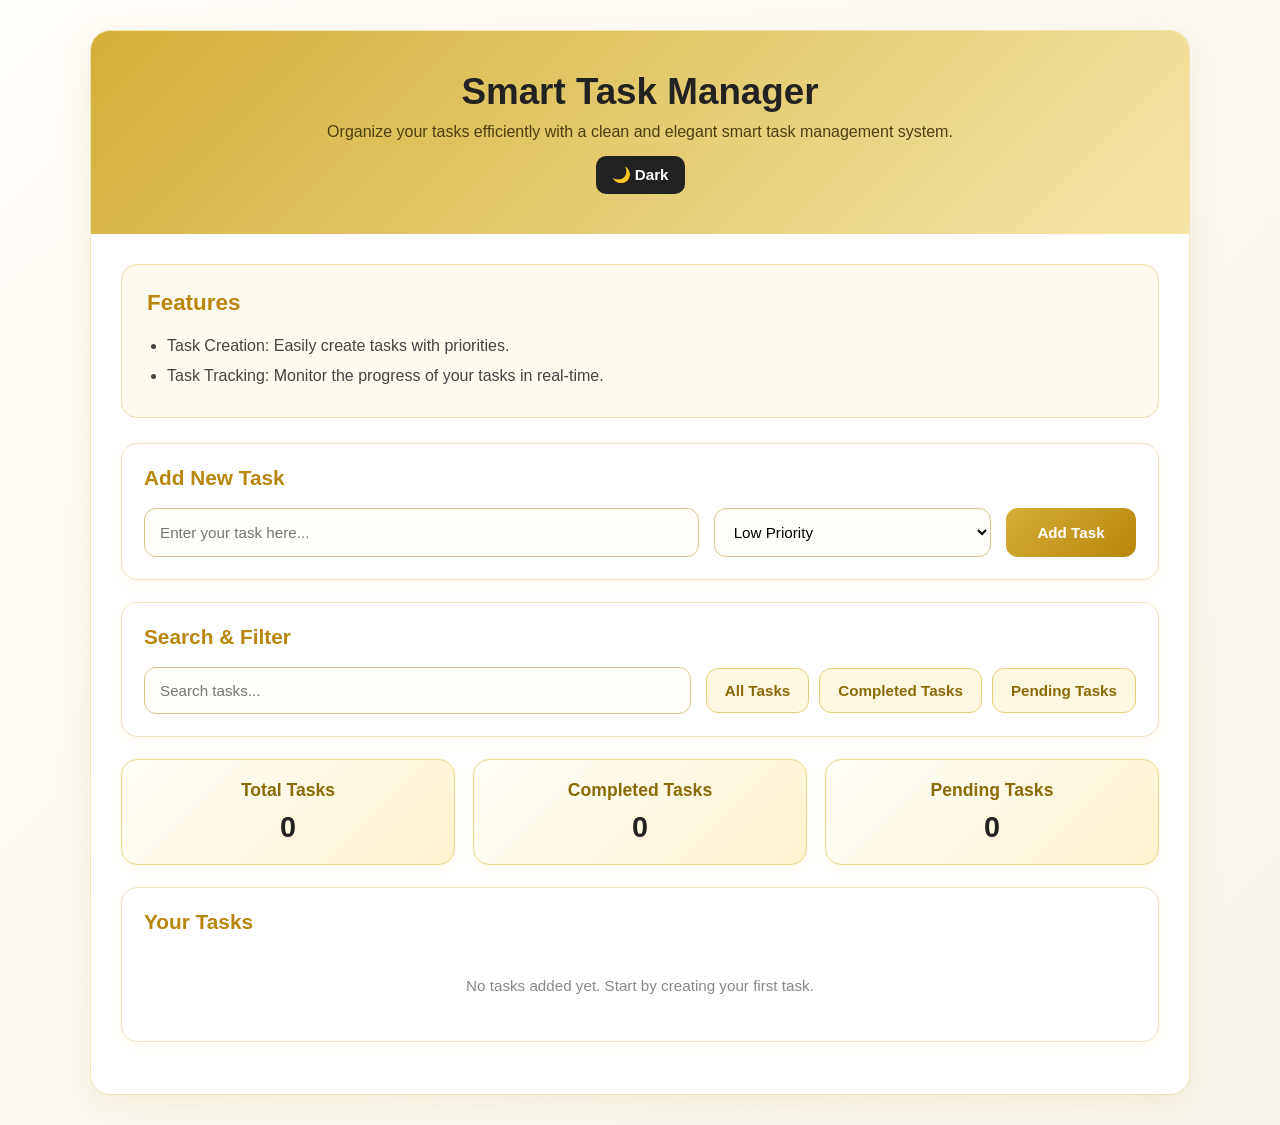
<file: index.html>
<!DOCTYPE html>
<html lang="en">
<head>
  <meta charset="UTF-8" />
  <meta name="viewport" content="width=device-width, initial-scale=1.0" />
  <title>Smart Task Manager</title>
  <link rel="stylesheet" href="style.css" />
</head>
<body>
  <div class="container">
    <div class="header">
      <h1>Smart Task Manager</h1>
      <p>Organize your tasks efficiently with a clean and elegant smart task management system.</p>
      <button id="themeToggle" class="theme-btn">🌙 Dark</button>
    </div>

    <div class="content">
      <div class="features">
        <h2>Features</h2>
        <ul>
          <li>Task Creation: Easily create tasks with priorities.</li>
          <li>Task Tracking: Monitor the progress of your tasks in real-time.</li>
        </ul>
      </div>

      <div class="task-input-section">
        <h2>Add New Task</h2>
        <div class="task-form">
          <input type="text" id="taskInput" placeholder="Enter your task here..." />
          <select name="priority" id="priority">
            <option value="low">Low Priority</option>
            <option value="medium">Medium Priority</option>
            <option value="high">High Priority</option>
          </select>
          <button id="addTaskBtn">Add Task</button>
        </div>
      </div>

      <div class="toolbar">
        <h2>Search & Filter</h2>
        <div class="toolbar-top">
          <input type="text" id="searchInput" placeholder="Search tasks..." />
          <div class="filters">
            <button id="filterAll">All Tasks</button>
            <button id="filterCompleted">Completed Tasks</button>
            <button id="filterPending">Pending Tasks</button>
          </div>
        </div>
      </div>

      <div class="stats">
        <div class="stat-card">
          <h3>Total Tasks</h3>
          <p id="totalTasks">0</p>
        </div>
        <div class="stat-card">
          <h3>Completed Tasks</h3>
          <p id="completedTasks">0</p>
        </div>
        <div class="stat-card">
          <h3>Pending Tasks</h3>
          <p id="pendingTasks">0</p>
        </div>
      </div>

     <div class="task-list-section">
  <h2>Your Tasks</h2>
  <div class="task-list" id="taskList">
    <div class="empty-state" id="emptyState">No tasks added yet. Start by creating your first task.</div>
  </div>
</div>
    </div>
  </div>
</body>
</html>
<script src="script.js"></script>
</file>
<file: style.css>
* {
  margin: 0;
  padding: 0;
  box-sizing: border-box;
  font-family: "Segoe UI", Tahoma, Geneva, Verdana, sans-serif;
}

body {
  background: linear-gradient(135deg, #fffdf7, #f8f5ed);
  color: #222;
  min-height: 100vh;
  padding: 30px 15px;
}

.container {
  max-width: 1100px;
  margin: auto;
  background: #ffffff;
  border: 1px solid #f1e4b8;
  border-radius: 20px;
  box-shadow: 0 10px 30px rgba(180, 145, 50, 0.12);
  overflow: hidden;
}

.header {
  background: linear-gradient(135deg, #d4af37, #f5e6a9);
  color: #222;
  padding: 40px 30px;
  text-align: center;
}

.header h1 {
  font-size: 2.3rem;
  margin-bottom: 10px;
  font-weight: 700;
}

.header p {
  font-size: 1rem;
  max-width: 700px;
  margin: auto;
  color: #4d3f12;
}

.content {
  padding: 30px;
}

.features {
  background: #fffaf0;
  border: 1px solid #f0dfaa;
  border-radius: 16px;
  padding: 25px;
  margin-bottom: 25px;
}

.features h2 {
  color: #b8860b;
  margin-bottom: 15px;
  font-size: 1.4rem;
}

.features ul {
  padding-left: 20px;
  line-height: 1.9;
  color: #444;
}

.task-input-section,
.toolbar,
.task-list-section {
  background: #fff;
  border: 1px solid #f0e3bd;
  border-radius: 16px;
  padding: 22px;
  margin-bottom: 22px;
  box-shadow: 0 4px 15px rgba(212, 175, 55, 0.08);
}

.task-input-section h2,
.toolbar h2,
.task-list-section h2 {
  color: #b8860b;
  margin-bottom: 18px;
  font-size: 1.3rem;
}

.task-form {
  display: grid;
  grid-template-columns: 2fr 1fr auto;
  gap: 15px;
}

input,
select {
  padding: 14px 15px;
  border: 1px solid #d8c68a;
  border-radius: 12px;
  outline: none;
  font-size: 0.95rem;
  background: #fffefb;
  transition: 0.3s;
}

input:focus,
select:focus {
  border-color: #d4af37;
  box-shadow: 0 0 0 3px rgba(212, 175, 55, 0.15);
}

button {
  border: none;
  border-radius: 12px;
  padding: 13px 18px;
  cursor: pointer;
  font-size: 0.95rem;
  font-weight: 600;
  transition: 0.3s ease;
}

#addTaskBtn {
  background: linear-gradient(135deg, #d4af37, #b8860b);
  color: white;
  min-width: 130px;
}

#addTaskBtn:hover {
  transform: translateY(-2px);
  box-shadow: 0 8px 18px rgba(184, 134, 11, 0.25);
}

.toolbar-top {
  display: flex;
  gap: 15px;
  flex-wrap: wrap;
  align-items: center;
  justify-content: space-between;
}

#searchInput {
  flex: 1;
  min-width: 250px;
}

.filters {
  display: flex;
  gap: 10px;
  flex-wrap: wrap;
}

.filters button {
  background: #fff8e1;
  color: #8a6a07;
  border: 1px solid #e7cf7a;
}

.filters button:hover {
  background: #d4af37;
  color: white;
}

.stats {
  display: grid;
  grid-template-columns: repeat(auto-fit, minmax(220px, 1fr));
  gap: 18px;
  margin-bottom: 22px;
}

.stat-card {
  background: linear-gradient(135deg, #fffdf8, #fff4cf);
  border: 1px solid #ecd98b;
  border-radius: 16px;
  padding: 20px;
  text-align: center;
  box-shadow: 0 4px 15px rgba(212, 175, 55, 0.08);
}

.stat-card h3 {
  color: #8a6a07;
  margin-bottom: 10px;
  font-size: 1.1rem;
}

.stat-card p {
  font-size: 1.8rem;
  font-weight: 700;
  color: #222;
}

.task-list {
  display: flex;
  flex-direction: column;
  gap: 15px;
}

.task-item {
  display: flex;
  justify-content: space-between;
  align-items: center;
  padding: 16px 18px;
  border: 1px solid #f0dfaa;
  border-radius: 14px;
  background: #fffdf8;
  transition: 0.3s;
}

.task-item:hover {
  box-shadow: 0 6px 14px rgba(212, 175, 55, 0.12);
  transform: translateY(-2px);
}

.task-info h4 {
  font-size: 1rem;
  margin-bottom: 6px;
  color: #222;
}

.task-meta {
  font-size: 0.88rem;
  color: #777;
}

.priority {
  padding: 6px 12px;
  border-radius: 20px;
  font-size: 0.8rem;
  font-weight: 600;
  color: white;
}

.low {
  background: #c9a227;
}

.medium {
  background: #b8860b;
}

.high {
  background: #8b6508;
}

.empty-state {
  text-align: center;
  color: #888;
  padding: 25px 10px;
  font-size: 0.95rem;
}

@media (max-width: 768px) {
  .task-form {
    grid-template-columns: 1fr;
  }

  .toolbar-top {
    flex-direction: column;
    align-items: stretch;
  }

  .task-item {
    flex-direction: column;
    align-items: flex-start;
    gap: 12px;
  }

  .header h1 {
    font-size: 1.8rem;
  }

  .content {
    padding: 20px;
  }
}
/* Theme Button */
.theme-btn {
  margin-top: 15px;
  padding: 10px 16px;
  border-radius: 10px;
  border: none;
  background: #222;
  color: #fff;
  cursor: pointer;
  font-weight: 600;
  transition: 0.3s;
}

.theme-btn:hover {
  background: #000;
}

/* DARK MODE */
body.dark {
  background: #121212;
  color:white;
}

body.dark .container {
  background: #1e1e1e;
  border-color: #333;
}

body.dark .header {
  background: linear-gradient(135deg, #222, #333);
  color: #fff;
}

body.dark .features,
body.dark .task-input-section,
body.dark .toolbar,
body.dark .task-list-section,
body.dark .stat-card {
  background: #2a2a2a;
  border-color: #444;
  color:white;
}

body.dark input,
body.dark select {
  background: #1a1a1a;
  border-color: #444;
  color: #fff;
}

body.dark .filters button {
  background: #333;
  color: #ddd;
}

body.dark .filters button:hover {
  background: #555;
}

body.dark .task-item {
  background: #2a2a2a;
  border-color: #444;
}

body.dark .empty-state {
  color: #bbb;
}
.task-item {
  display: flex;
  justify-content: space-between;
  align-items: center;
  padding: 16px 18px;
  border: 1px solid #f0dfaa;
  border-radius: 14px;
  background: #fffdf8;
  transition: 0.3s;
  gap: 15px;
}

.task-left {
  display: flex;
  align-items: center;
  gap: 14px;
}

.complete-checkbox {
  width: 18px;
  height: 18px;
  cursor: pointer;
}

.task-title {
  margin-bottom: 6px;
}

.task-item.completed .task-title {
  text-decoration: line-through;
  opacity: 0.7;
}

.task-actions {
  display: flex;
  gap: 10px;
}

.delete-btn {
  background: #222;
  color: white;
  padding: 10px 14px;
  border-radius: 10px;
}

.delete-btn:hover {
  background: #000;
}

.priority.low {
  background: #c9a227;
  color: white;
}

.priority.medium {
  background: #b8860b;
  color: white;
}

.priority.high {
  background: #8b6508;
  color: white;
}

body.dark .task-item {
  background: #2a2a2a;
  border-color: #444;
}

body.dark .delete-btn {
  background: #444;
  color: #fff;
}
</file>
<file: SmartTaskManager/style.css>
* {
  margin: 0;
  padding: 0;
  box-sizing: border-box;
  font-family: "Segoe UI", Tahoma, Geneva, Verdana, sans-serif;
}

body {
  background: linear-gradient(135deg, #fffdf7, #f8f5ed);
  color: #222;
  min-height: 100vh;
  padding: 30px 15px;
}

.container {
  max-width: 1100px;
  margin: auto;
  background: #ffffff;
  border: 1px solid #f1e4b8;
  border-radius: 20px;
  box-shadow: 0 10px 30px rgba(180, 145, 50, 0.12);
  overflow: hidden;
}

.header {
  background: linear-gradient(135deg, #d4af37, #f5e6a9);
  color: #222;
  padding: 40px 30px;
  text-align: center;
}

.header h1 {
  font-size: 2.3rem;
  margin-bottom: 10px;
  font-weight: 700;
}

.header p {
  font-size: 1rem;
  max-width: 700px;
  margin: auto;
  color: #4d3f12;
}

.content {
  padding: 30px;
}

.features {
  background: #fffaf0;
  border: 1px solid #f0dfaa;
  border-radius: 16px;
  padding: 25px;
  margin-bottom: 25px;
}

.features h2 {
  color: #b8860b;
  margin-bottom: 15px;
  font-size: 1.4rem;
}

.features ul {
  padding-left: 20px;
  line-height: 1.9;
  color: #444;
}

.task-input-section,
.toolbar,
.task-list-section {
  background: #fff;
  border: 1px solid #f0e3bd;
  border-radius: 16px;
  padding: 22px;
  margin-bottom: 22px;
  box-shadow: 0 4px 15px rgba(212, 175, 55, 0.08);
}

.task-input-section h2,
.toolbar h2,
.task-list-section h2 {
  color: #b8860b;
  margin-bottom: 18px;
  font-size: 1.3rem;
}

.task-form {
  display: grid;
  grid-template-columns: 2fr 1fr auto;
  gap: 15px;
}

input,
select {
  padding: 14px 15px;
  border: 1px solid #d8c68a;
  border-radius: 12px;
  outline: none;
  font-size: 0.95rem;
  background: #fffefb;
  transition: 0.3s;
}

input:focus,
select:focus {
  border-color: #d4af37;
  box-shadow: 0 0 0 3px rgba(212, 175, 55, 0.15);
}

button {
  border: none;
  border-radius: 12px;
  padding: 13px 18px;
  cursor: pointer;
  font-size: 0.95rem;
  font-weight: 600;
  transition: 0.3s ease;
}

#addTaskBtn {
  background: linear-gradient(135deg, #d4af37, #b8860b);
  color: white;
  min-width: 130px;
}

#addTaskBtn:hover {
  transform: translateY(-2px);
  box-shadow: 0 8px 18px rgba(184, 134, 11, 0.25);
}

.toolbar-top {
  display: flex;
  gap: 15px;
  flex-wrap: wrap;
  align-items: center;
  justify-content: space-between;
}

#searchInput {
  flex: 1;
  min-width: 250px;
}

.filters {
  display: flex;
  gap: 10px;
  flex-wrap: wrap;
}

.filters button {
  background: #fff8e1;
  color: #8a6a07;
  border: 1px solid #e7cf7a;
}

.filters button:hover {
  background: #d4af37;
  color: white;
}

.stats {
  display: grid;
  grid-template-columns: repeat(auto-fit, minmax(220px, 1fr));
  gap: 18px;
  margin-bottom: 22px;
}

.stat-card {
  background: linear-gradient(135deg, #fffdf8, #fff4cf);
  border: 1px solid #ecd98b;
  border-radius: 16px;
  padding: 20px;
  text-align: center;
  box-shadow: 0 4px 15px rgba(212, 175, 55, 0.08);
}

.stat-card h3 {
  color: #8a6a07;
  margin-bottom: 10px;
  font-size: 1.1rem;
}

.stat-card p {
  font-size: 1.8rem;
  font-weight: 700;
  color: #222;
}

.task-list {
  display: flex;
  flex-direction: column;
  gap: 15px;
}

.task-item {
  display: flex;
  justify-content: space-between;
  align-items: center;
  padding: 16px 18px;
  border: 1px solid #f0dfaa;
  border-radius: 14px;
  background: #fffdf8;
  transition: 0.3s;
}

.task-item:hover {
  box-shadow: 0 6px 14px rgba(212, 175, 55, 0.12);
  transform: translateY(-2px);
}

.task-info h4 {
  font-size: 1rem;
  margin-bottom: 6px;
  color: #222;
}

.task-meta {
  font-size: 0.88rem;
  color: #777;
}

.priority {
  padding: 6px 12px;
  border-radius: 20px;
  font-size: 0.8rem;
  font-weight: 600;
  color: white;
}

.low {
  background: #c9a227;
}

.medium {
  background: #b8860b;
}

.high {
  background: #8b6508;
}

.empty-state {
  text-align: center;
  color: #888;
  padding: 25px 10px;
  font-size: 0.95rem;
}

@media (max-width: 768px) {
  .task-form {
    grid-template-columns: 1fr;
  }

  .toolbar-top {
    flex-direction: column;
    align-items: stretch;
  }

  .task-item {
    flex-direction: column;
    align-items: flex-start;
    gap: 12px;
  }

  .header h1 {
    font-size: 1.8rem;
  }

  .content {
    padding: 20px;
  }
}
/* Theme Button */
.theme-btn {
  margin-top: 15px;
  padding: 10px 16px;
  border-radius: 10px;
  border: none;
  background: #222;
  color: #fff;
  cursor: pointer;
  font-weight: 600;
  transition: 0.3s;
}

.theme-btn:hover {
  background: #000;
}

/* DARK MODE */
body.dark {
  background: #121212;
  color:white;
}

body.dark .container {
  background: #1e1e1e;
  border-color: #333;
}

body.dark .header {
  background: linear-gradient(135deg, #222, #333);
  color: #fff;
}

body.dark .features,
body.dark .task-input-section,
body.dark .toolbar,
body.dark .task-list-section,
body.dark .stat-card {
  background: #2a2a2a;
  border-color: #444;
  color:white;
}

body.dark input,
body.dark select {
  background: #1a1a1a;
  border-color: #444;
  color: #fff;
}

body.dark .filters button {
  background: #333;
  color: #ddd;
}

body.dark .filters button:hover {
  background: #555;
}

body.dark .task-item {
  background: #2a2a2a;
  border-color: #444;
}

body.dark .empty-state {
  color: #bbb;
}
.task-item {
  display: flex;
  justify-content: space-between;
  align-items: center;
  padding: 16px 18px;
  border: 1px solid #f0dfaa;
  border-radius: 14px;
  background: #fffdf8;
  transition: 0.3s;
  gap: 15px;
}

.task-left {
  display: flex;
  align-items: center;
  gap: 14px;
}

.complete-checkbox {
  width: 18px;
  height: 18px;
  cursor: pointer;
}

.task-title {
  margin-bottom: 6px;
}

.task-item.completed .task-title {
  text-decoration: line-through;
  opacity: 0.7;
}

.task-actions {
  display: flex;
  gap: 10px;
}

.delete-btn {
  background: #222;
  color: white;
  padding: 10px 14px;
  border-radius: 10px;
}

.delete-btn:hover {
  background: #000;
}

.priority.low {
  background: #c9a227;
  color: white;
}

.priority.medium {
  background: #b8860b;
  color: white;
}

.priority.high {
  background: #8b6508;
  color: white;
}

body.dark .task-item {
  background: #2a2a2a;
  border-color: #444;
}

body.dark .delete-btn {
  background: #444;
  color: #fff;
}
</file>
